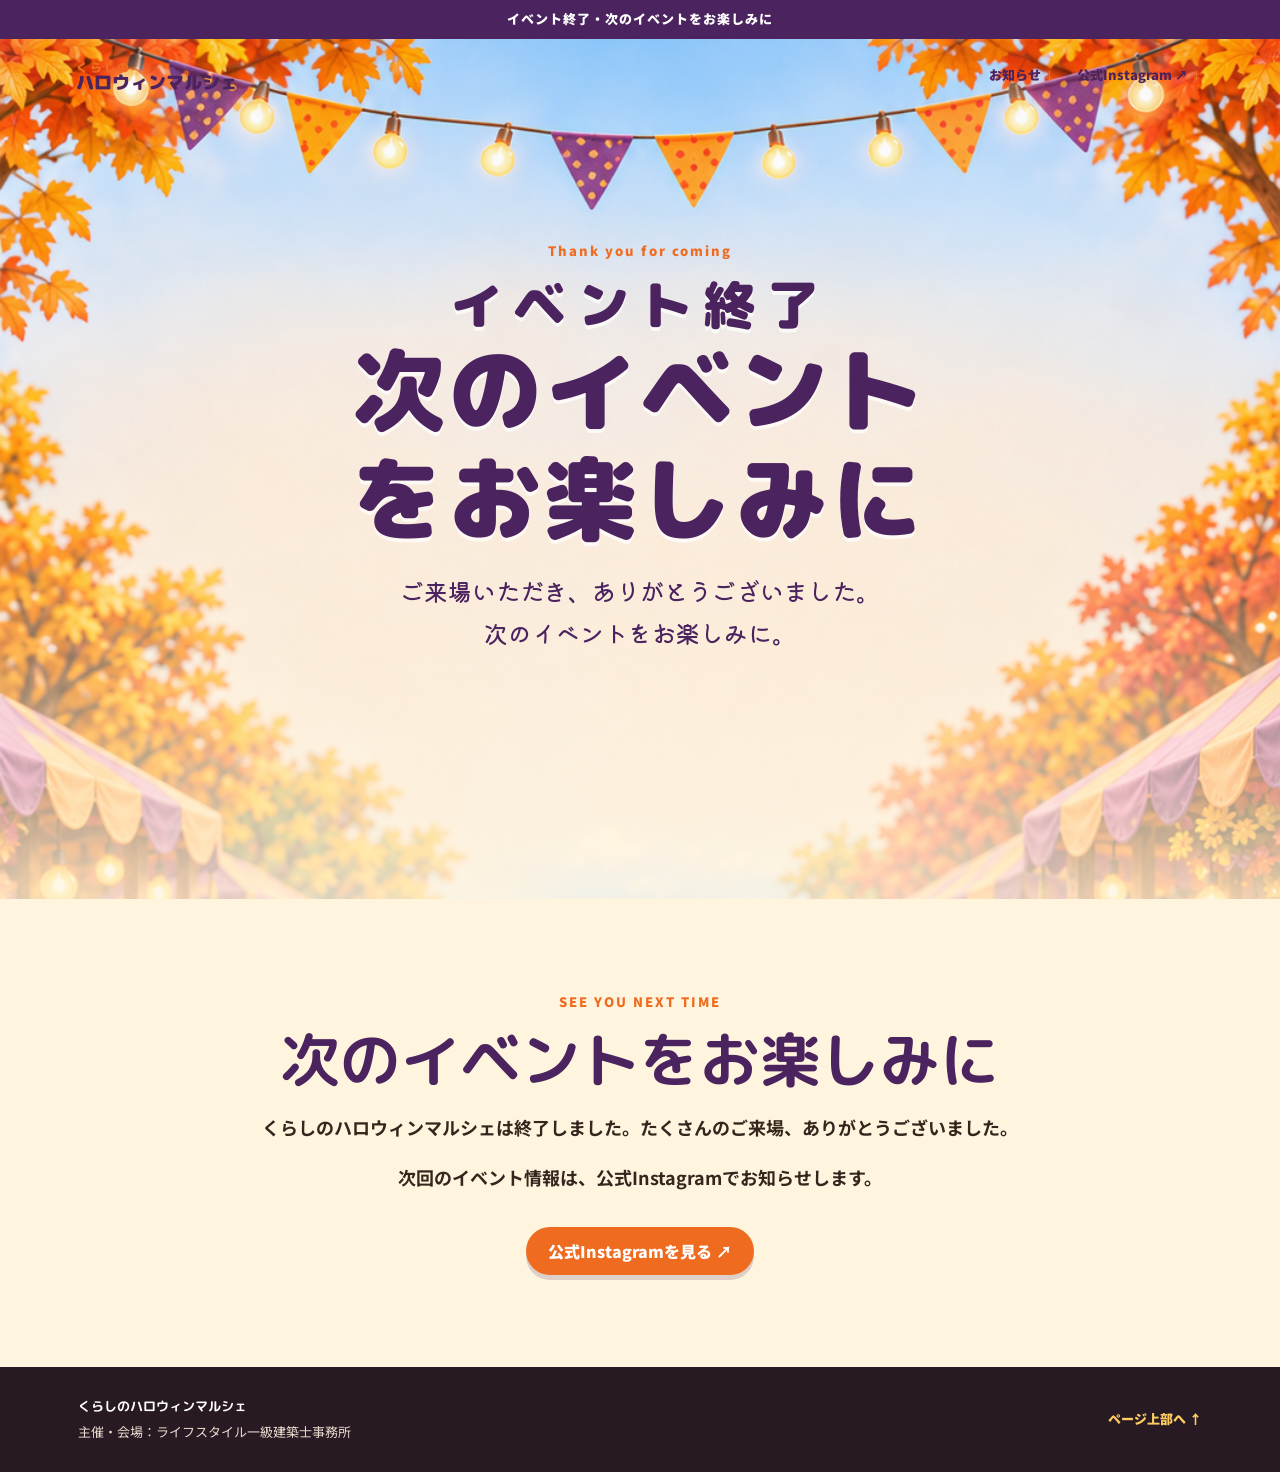
<file: index.html>
<!doctype html>
<html lang="ja">
<head>
  <meta charset="utf-8">
  <meta name="viewport" content="width=device-width, initial-scale=1">
  <title>くらしのハロウィンマルシェ｜次のイベントをお楽しみに</title>
  <meta name="description" content="くらしのハロウィンマルシェへご来場いただきありがとうございました。次のイベントをお楽しみに。">
  <meta property="og:type" content="website">
  <meta property="og:locale" content="ja_JP">
  <meta property="og:title" content="くらしのハロウィンマルシェ｜次のイベントをお楽しみに">
  <meta property="og:description" content="イベントは終了しました。次のイベントをお楽しみに。">
  <meta property="og:image" content="assets/post-event-characters.png">
  <meta property="og:url" content="https://hibiscusmcolor8-maker.github.io/halloween-market/">
  <link rel="preconnect" href="https://fonts.googleapis.com">
  <link rel="preconnect" href="https://fonts.gstatic.com" crossorigin>
  <link href="https://fonts.googleapis.com/css2?family=Kiwi+Maru:wght@400;500&family=M+PLUS+Rounded+1c:wght@500;700;800;900&family=Noto+Sans+JP:wght@400;500;700;900&display=swap" rel="stylesheet">
  <link rel="stylesheet" href="style.css?v=20261103-post-event">
</head>
<body class="post-event-page">
  <div class="top-ribbon">イベント終了・次のイベントをお楽しみに</div>
  <header class="hero" id="top">
    <nav class="nav" aria-label="メインメニュー">
      <a class="brand" href="#top"><span>くらしの</span>ハロウィンマルシェ</a>
      <div class="nav-links"><a href="#message">お知らせ</a><a href="https://www.instagram.com/fukuoka_event_lifestyle/" target="_blank" rel="noopener">公式Instagram ↗</a></div>
    </nav>
    <div class="hero-art" aria-hidden="true"></div>
    <div class="hero-copy">
      <p class="hero-kicker">Thank you for coming</p>
      <h1><span>イベント終了</span><em>次のイベントをお楽しみに</em></h1>
      <p class="hero-lead">ご来場いただき、ありがとうございました。<br>次のイベントをお楽しみに。</p>
    </div>
  </header>
  <main>
    <section class="paper-section post-event-message" id="message">
      <p class="eyebrow">See you next time</p>
      <h2>次のイベントをお楽しみに</h2>
      <p>くらしのハロウィンマルシェは終了しました。たくさんのご来場、ありがとうございました。</p>
      <p>次回のイベント情報は、公式Instagramでお知らせします。</p>
      <a class="btn btn-primary" href="https://www.instagram.com/fukuoka_event_lifestyle/" target="_blank" rel="noopener">公式Instagramを見る ↗</a>
    </section>
  </main>
  <footer class="footer"><div><b>くらしのハロウィンマルシェ</b><span>主催・会場：ライフスタイル一級建築士事務所</span></div><a href="#top">ページ上部へ ↑</a></footer>
</body>
</html>
</file>
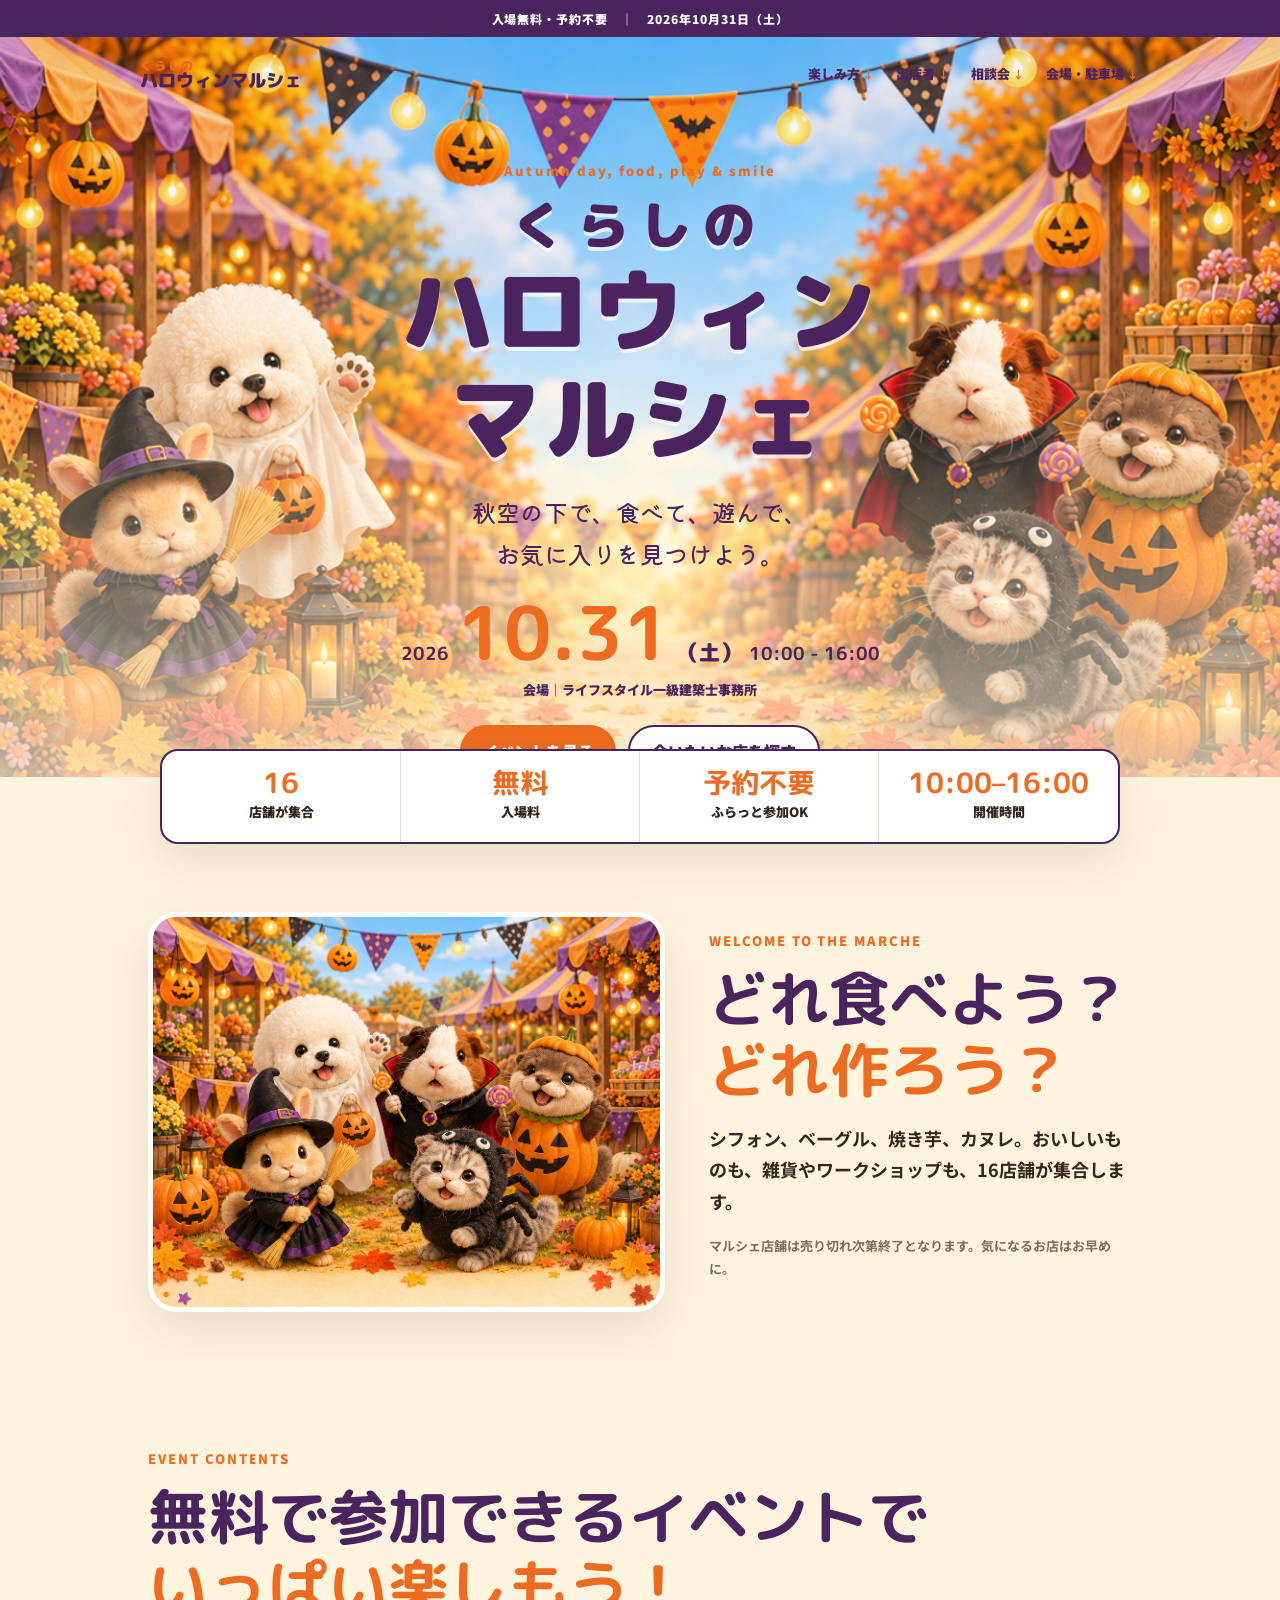
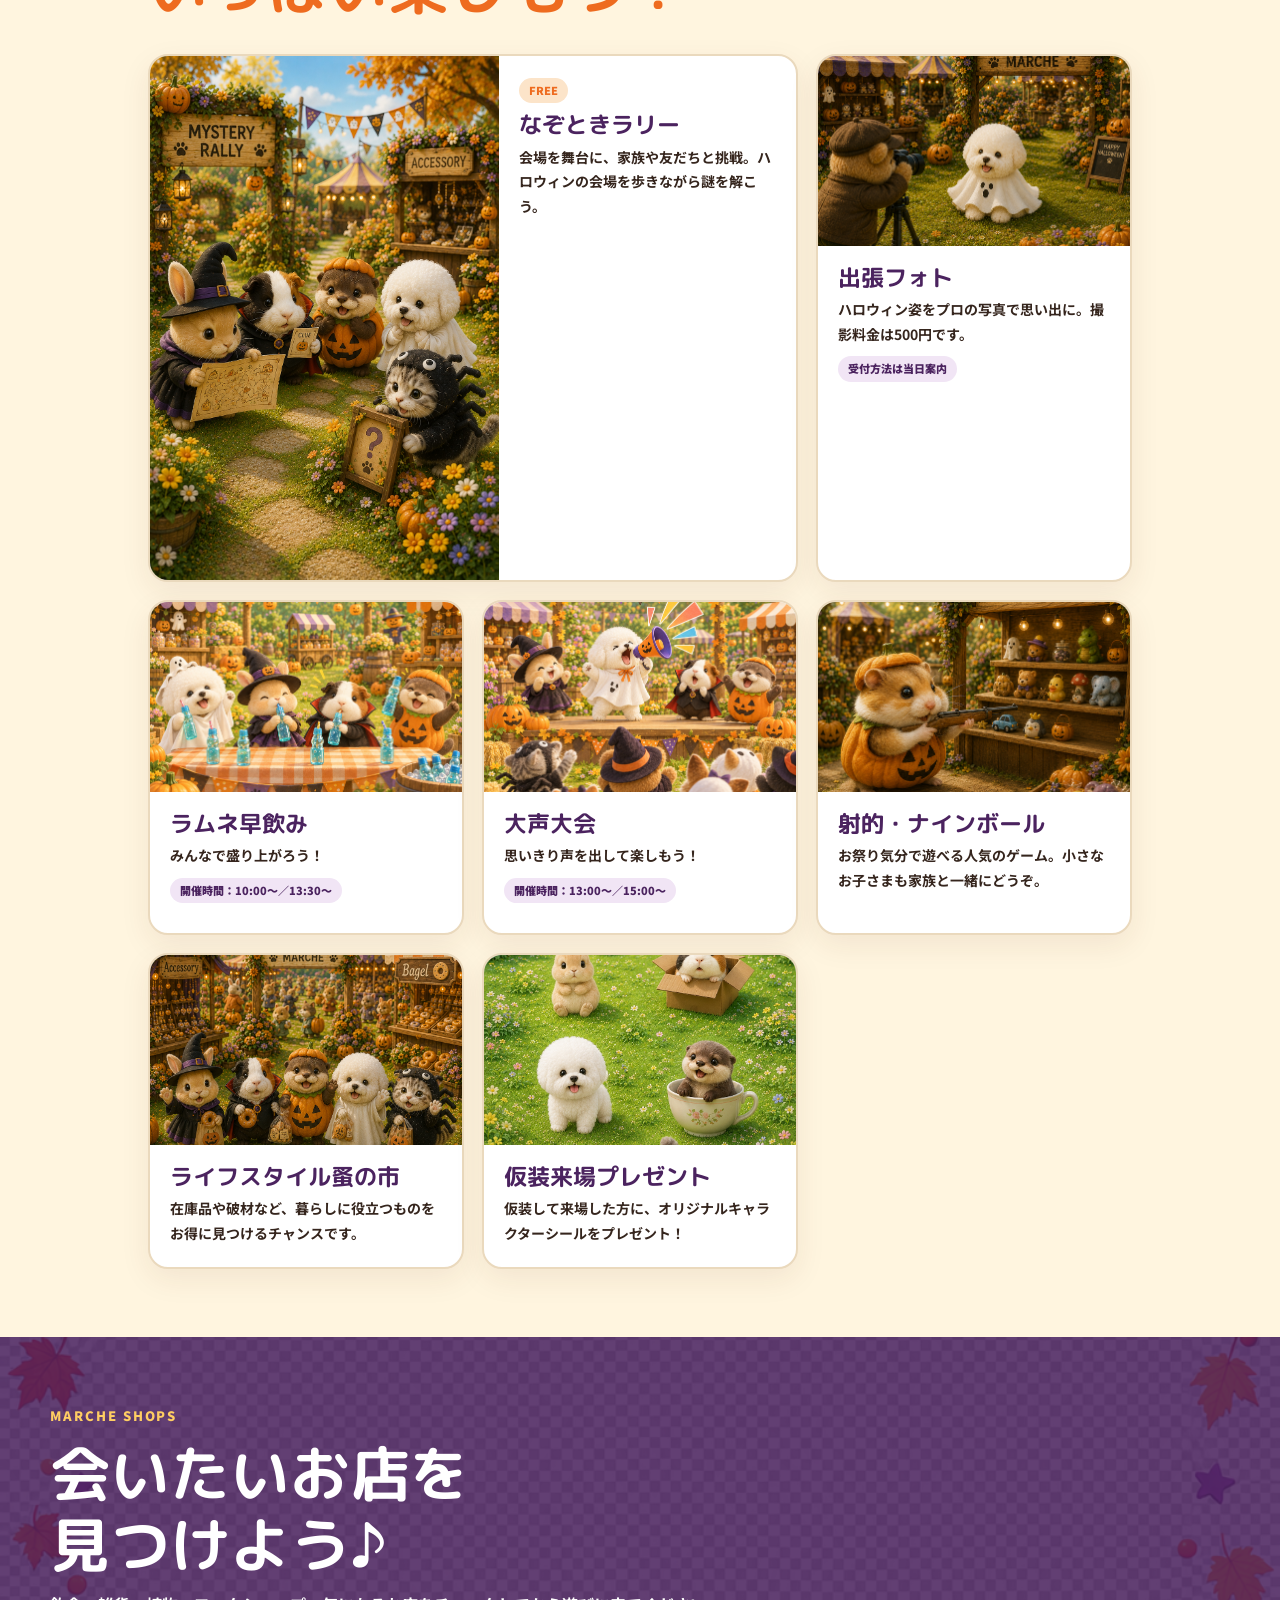
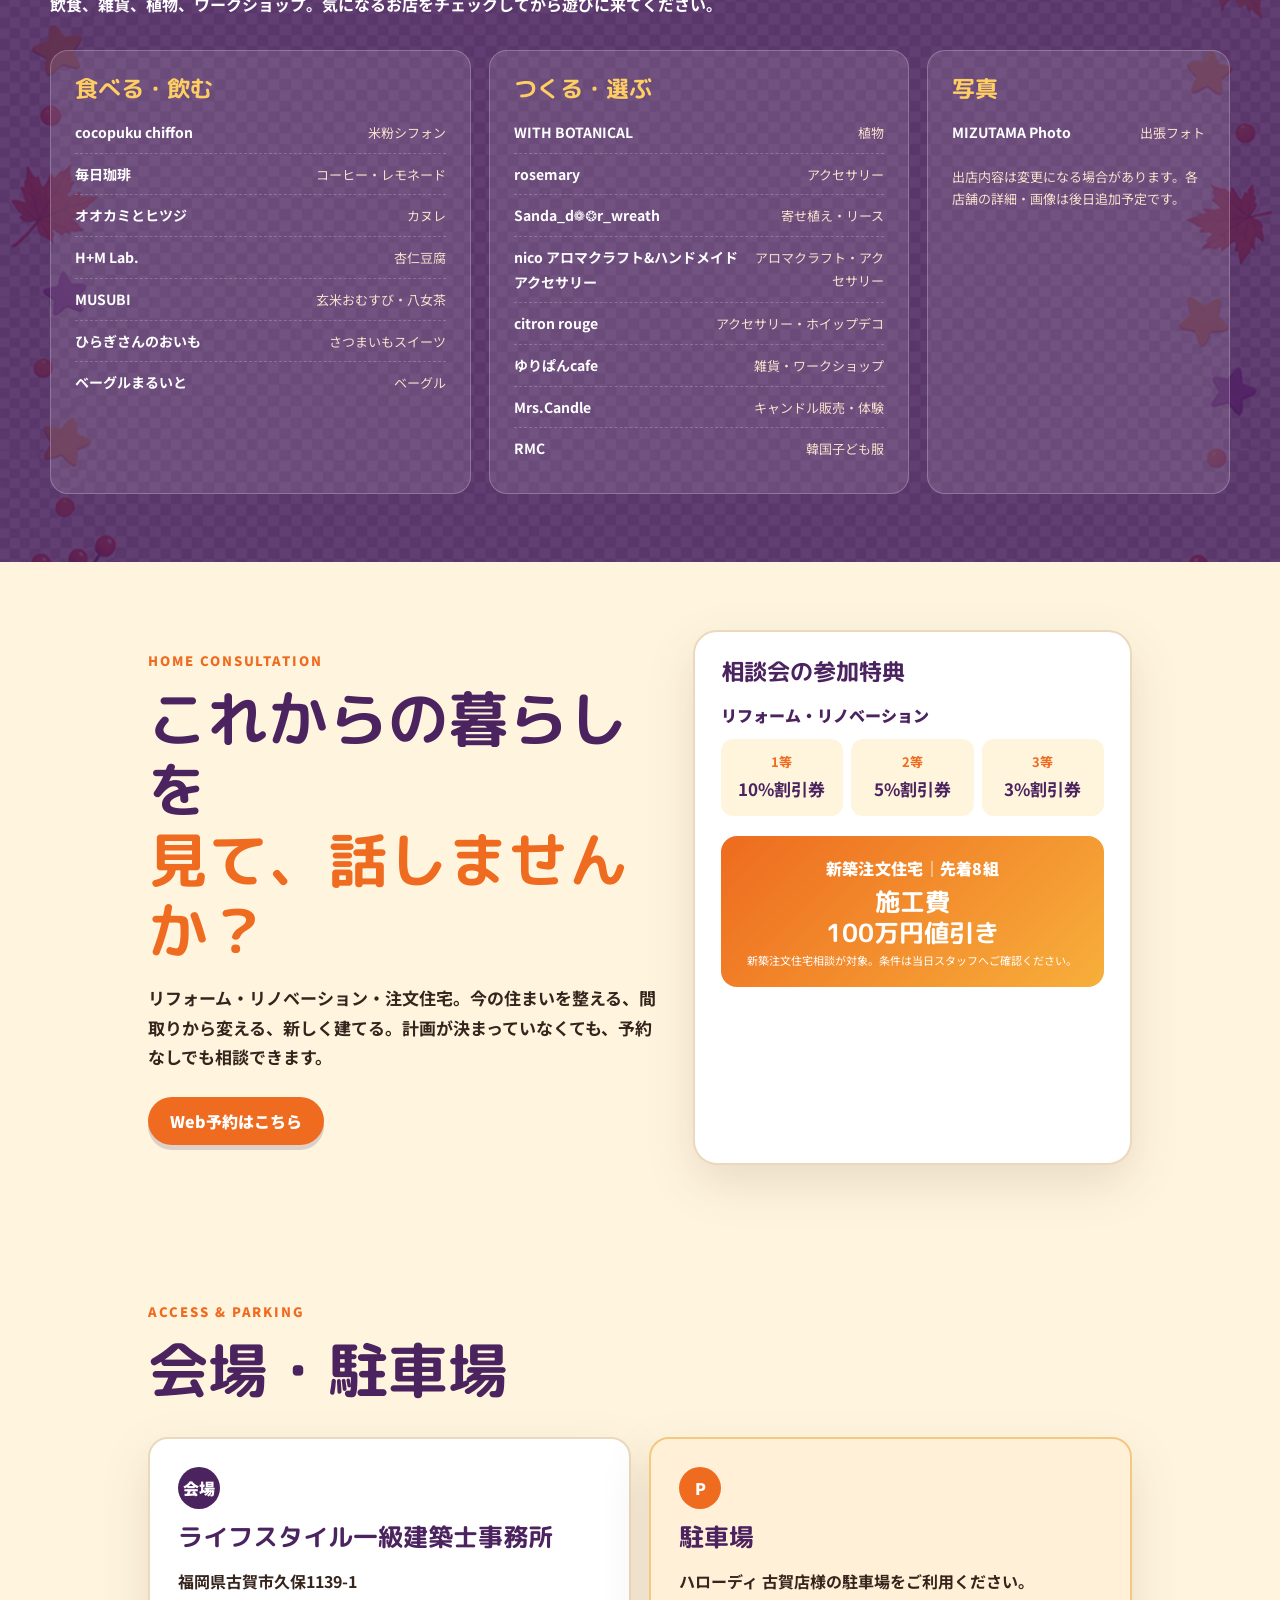
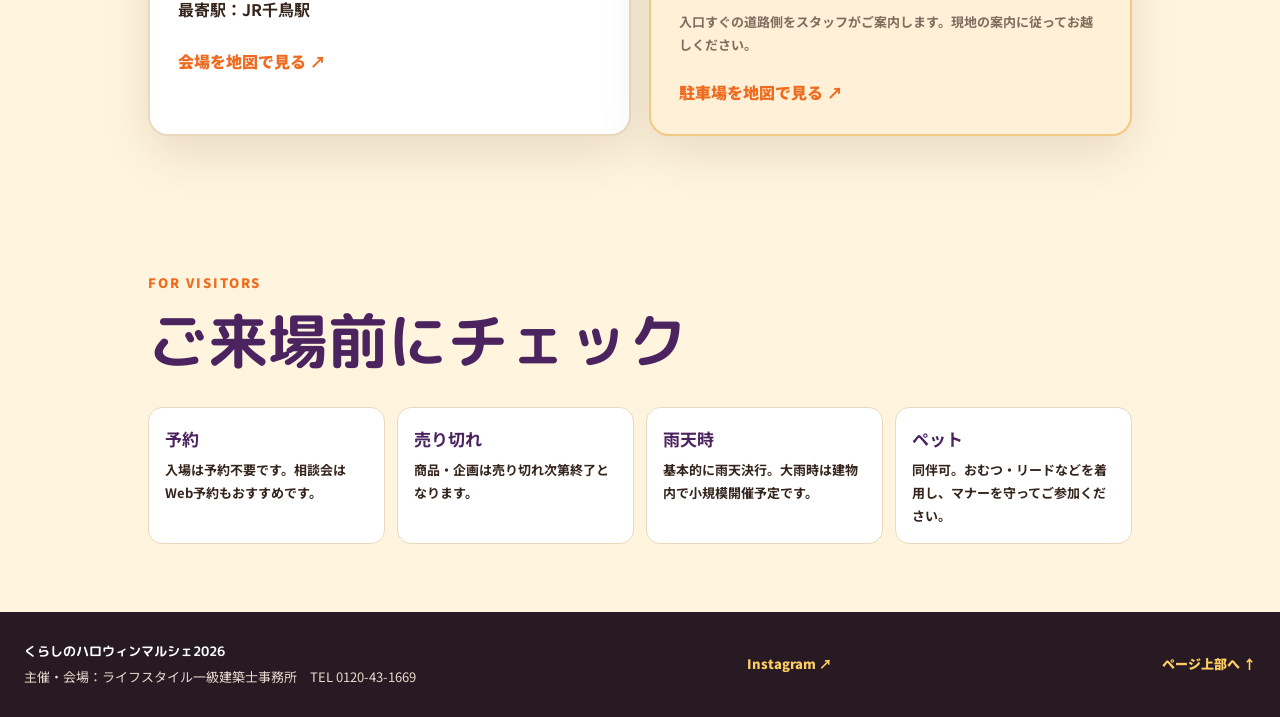
<file: google-sites-embed.html>
<!doctype html>
<html lang="ja">
<head>
  <meta charset="utf-8">
  <meta name="viewport" content="width=device-width, initial-scale=1">
  <meta name="robots" content="noindex, nofollow">
  <title>くらしのハロウィンマルシェ2026｜古賀市</title>
  <meta name="description" content="2026年10月31日（土）に福岡県古賀市で開催する、入場無料・予約不要のくらしのハロウィンマルシェ。16店舗の出店、謎解き、出張フォト、ラムネ早飲み、大声大会など家族で楽しめます。">
  <meta property="og:type" content="website">
  <meta property="og:locale" content="ja_JP">
  <meta property="og:title" content="くらしのハロウィンマルシェ2026｜古賀市">
  <meta property="og:description" content="10月31日（土）10:00〜16:00。16店舗のマルシェと、謎解き・出張フォト・ラムネ早飲み・大声大会。">
  <meta property="og:image" content="assets/a4_halloween_marche_title_space_v3.png">
  <meta property="og:url" content="https://example.com/">
  <link rel="preconnect" href="https://fonts.googleapis.com">
  <link rel="preconnect" href="https://fonts.gstatic.com" crossorigin>
  <link href="https://fonts.googleapis.com/css2?family=Kiwi+Maru:wght@400;500&family=M+PLUS+Rounded+1c:wght@500;700;800;900&family=Noto+Sans+JP:wght@400;500;700;900&display=swap" rel="stylesheet">
  <link rel="stylesheet" href="google-sites-embed.css?v=20260920-flyer-embed-fix1">
  <style>
    .embed-page{min-width:0}.embed-page .hero{min-height:680px}.embed-page .nav{max-width:1040px;padding-inline:20px}.embed-page .hero-copy{margin-top:42px}.embed-page .paper-section{max-width:1040px;padding-block:68px}.embed-page .accent-section{padding-block:68px}.embed-page .quick-facts{max-width:960px}.embed-page .footer{padding-inline:24px}.embed-page .top-ribbon{font-size:12px}
    @media(max-width:900px){.embed-page .hero{min-height:640px}.embed-page .hero-copy{margin-top:28px}.embed-page .paper-section,.embed-page .accent-section{padding-block:54px}.embed-page .nav{padding-inline:18px}}
    @media(max-width:560px){.embed-page .hero{min-height:620px}.embed-page .hero-art{background-size:auto 620px}.embed-page .hero-copy{margin-top:18px}.embed-page .paper-section,.embed-page .accent-section{padding-block:46px 52px}.embed-page .top-ribbon{line-height:1.35;padding-block:7px}.embed-page .footer{padding-inline:18px}}
  </style>
</head>
<body class="embed-page">
  <div class="top-ribbon">入場無料・予約不要　｜　2026年10月31日（土）</div>
  <header class="hero" id="top">
    <nav class="nav" aria-label="メインメニュー">
      <a class="brand" href="#top"><span>くらしの</span>ハロウィンマルシェ</a>
      <div class="nav-links"><a href="#contents">楽しみ方</a><a href="#shops">出店者</a><a href="#consultation">相談会</a><a href="#access">会場・駐車場</a></div>
    </nav>
    <div class="hero-art" aria-hidden="true"></div>
    <div class="hero-copy">
      <p class="hero-kicker">Autumn day, food, play &amp; smile</p>
      <h1><span>くらしの</span>ハロウィン<br><em>マルシェ</em></h1>
      <p class="hero-lead">秋空の下で、食べて、遊んで、<br>お気に入りを見つけよう。</p>
      <div class="hero-date"><strong>2026</strong><b>10.31</b><span>（土）</span><strong>10:00 - 16:00</strong></div>
      <p class="hero-place">会場｜ライフスタイル一級建築士事務所</p>
      <div class="hero-actions"><a class="btn btn-primary" href="#contents">イベントを見る</a><a class="btn btn-light" href="#shops">会いたいお店を探す</a></div>
    </div>
  </header>

  <main>
    <section class="quick-facts" aria-label="イベント概要"><div><b>16</b><span>店舗が集合</span></div><div><b>無料</b><span>入場料</span></div><div><b>予約不要</b><span>ふらっと参加OK</span></div><div><b>10:00–16:00</b><span>開催時間</span></div></section>

    <section class="paper-section intro-section"><div class="intro-art"><img src="assets/a4_halloween_marche_background_characters_v2.png" alt="ハロウィンマルシェを楽しむ動物たち"></div><div class="intro-copy"><p class="eyebrow">Welcome to the marche</p><h2>どれ食べよう？<br><em>どれ作ろう？</em></h2><p>シフォン、ベーグル、焼き芋、カヌレ。おいしいものも、雑貨やワークショップも、16店舗が集合します。</p><p class="small-note">マルシェ店舗は売り切れ次第終了となります。気になるお店はお早めに。</p></div></section>

    <section class="paper-section" id="contents"><div class="section-heading"><p class="eyebrow">Event contents</p><h2>無料で参加できるイベントで<br><em>いっぱい楽しもう！</em></h2></div><div class="feature-grid">
      <article class="feature-card feature-large"><img src="assets/mystery-rally.png" alt="会場を歩いて楽しむ謎解きラリー"><div><span class="feature-label">FREE</span><h3>なぞときラリー</h3><p>会場を舞台に、家族や友だちと挑戦。ハロウィンの会場を歩きながら謎を解こう。</p></div></article>
      <article class="feature-card"><img src="assets/photo-dog.png" alt="プロカメラマンによる出張フォト"><div><h3>出張フォト</h3><p>ハロウィン姿をプロの写真で思い出に。撮影料金は500円です。</p><span class="detail-pill">受付方法は当日案内</span></div></article>
      <article class="feature-card"><img src="assets/ramune-competition.png" alt="動物たちがラムネ早飲み大会を楽しむ様子"><div><h3>ラムネ早飲み</h3><p>みんなで盛り上がろう！</p><span class="detail-pill">開催時間：10:00〜／13:30〜</span></div></article>
      <article class="feature-card"><img src="assets/loud-voice-contest.png" alt="動物たちが大声大会を楽しむ様子"><div><h3>大声大会</h3><p>思いきり声を出して楽しもう！</p><span class="detail-pill">開催時間：13:00〜／15:00〜</span></div></article>
      <article class="feature-card"><img src="assets/shooting-hamster.png" alt="ハロウィンの射的遊び"><div><h3>射的・ナインボール</h3><p>お祭り気分で遊べる人気のゲーム。小さなお子さまも家族と一緒にどうぞ。</p></div></article>
      <article class="feature-card"><img src="assets/market-marche.png" alt="ライフスタイル蚤の市のイメージ"><div><h3>ライフスタイル蚤の市</h3><p>在庫品や破材など、暮らしに役立つものをお得に見つけるチャンスです。</p></div></article>
      <article class="feature-card"><img src="assets/sticker.png" alt="仮装来場でもらえるオリジナルシール"><div><h3>仮装来場プレゼント</h3><p>仮装して来場した方に、オリジナルキャラクターシールをプレゼント！</p></div></article>
    </div></section>

    <section class="accent-section" id="shops"><div class="section-heading light"><p class="eyebrow">Marche shops</p><h2>会いたいお店を<br><em>見つけよう♪</em></h2><p>飲食、雑貨、植物、ワークショップ。気になるお店をチェックしてから遊びに来てください。</p></div><div class="shop-groups">
      <div class="shop-group"><h3>食べる・飲む</h3><ul><li><b>cocopuku chiffon</b><span>米粉シフォン</span></li><li><b>毎日珈琲</b><span>コーヒー・レモネード</span></li><li><b>オオカミとヒツジ</b><span>カヌレ</span></li><li><b>H+M Lab.</b><span>杏仁豆腐</span></li><li><b>MUSUBI</b><span>玄米おむすび・八女茶</span></li><li><b>ひらぎさんのおいも</b><span>さつまいもスイーツ</span></li><li><b>ベーグルまるいと</b><span>ベーグル</span></li></ul></div>
      <div class="shop-group"><h3>つくる・選ぶ</h3><ul><li><b>WITH BOTANICAL</b><span>植物</span></li><li><b>rosemary</b><span>アクセサリー</span></li><li><b>Sanda_d❁❂r_wreath</b><span>寄せ植え・リース</span></li><li><b>nico アロマクラフト&amp;ハンドメイドアクセサリー</b><span>アロマクラフト・アクセサリー</span></li><li><b>citron rouge</b><span>アクセサリー・ホイップデコ</span></li><li><b>ゆりぱんcafe</b><span>雑貨・ワークショップ</span></li><li><b>Mrs.Candle</b><span>キャンドル販売・体験</span></li><li><b>RMC</b><span>韓国子ども服</span></li></ul></div>
      <div class="shop-group shop-photo"><h3>写真</h3><ul><li><b>MIZUTAMA Photo</b><span>出張フォト</span></li></ul><p>出店内容は変更になる場合があります。各店舗の詳細・画像は後日追加予定です。</p></div>
    </div></section>

    <section class="paper-section consultation" id="consultation"><div class="consultation-copy"><p class="eyebrow">Home consultation</p><h2>これからの暮らしを<br><em>見て、話しませんか？</em></h2><p>リフォーム・リノベーション・注文住宅。今の住まいを整える、間取りから変える、新しく建てる。計画が決まっていなくても、予約なしでも相談できます。</p><a class="btn btn-primary" href="https://docs.google.com/forms/d/e/1FAIpQLSfXJX2_QZM__ovj98CNVRpOp_KHWAnsBGS0g7tBRuc2JekeVQ/viewform?usp=publish-editor" target="_blank" rel="noreferrer">Web予約はこちら</a></div><div class="benefits"><h3>相談会の参加特典</h3><div class="benefit-block"><h4>リフォーム・リノベーション</h4><div class="benefit-list"><div><b>1等</b><strong>10%割引券</strong></div><div><b>2等</b><strong>5%割引券</strong></div><div><b>3等</b><strong>3%割引券</strong></div></div></div><div class="campaign"><span>新築注文住宅｜先着8組</span><b>施工費<br>100万円値引き</b><small>新築注文住宅相談が対象。条件は当日スタッフへご確認ください。</small></div></div></section>

    <section class="paper-section access-section" id="access"><div class="section-heading"><p class="eyebrow">Access &amp; parking</p><h2>会場・駐車場</h2></div><div class="access-grid"><div class="access-card"><span class="access-icon">会場</span><h3>ライフスタイル一級建築士事務所</h3><p>福岡県古賀市久保1139-1<br>最寄駅：JR千鳥駅</p><a class="text-link" href="https://www.google.com/maps/search/%E7%A6%8F%E5%B2%A1%E7%9C%8C%E5%8F%A4%E8%B3%80%E5%B8%82%E4%B9%85%E4%BF%9D1139-1" target="_blank" rel="noopener">会場を地図で見る ↗</a></div><div class="access-card parking-card"><span class="access-icon">P</span><h3>駐車場</h3><p><b>ハローディ 古賀店様</b>の駐車場をご利用ください。</p><p class="small-note">入口すぐの道路側をスタッフがご案内します。現地の案内に従ってお越しください。</p><a class="text-link" href="https://www.google.com/maps/search/%E3%83%8F%E3%83%AD%E3%83%BC%E3%83%87%E3%82%A3%E5%8F%A4%E8%B3%80%E5%BA%97" target="_blank" rel="noopener">駐車場を地図で見る ↗</a></div></div></section>

    <section class="paper-section visitor-section"><div class="section-heading"><p class="eyebrow">For visitors</p><h2>ご来場前にチェック</h2></div><div class="visitor-grid"><p><b>予約</b>入場は予約不要です。相談会はWeb予約もおすすめです。</p><p><b>売り切れ</b>商品・企画は売り切れ次第終了となります。</p><p><b>雨天時</b>基本的に雨天決行。大雨時は建物内で小規模開催予定です。</p><p><b>ペット</b>同伴可。おむつ・リードなどを着用し、マナーを守ってご参加ください。</p></div></section>
  </main>

  <footer class="footer"><div><b>くらしのハロウィンマルシェ2026</b><span>主催・会場：ライフスタイル一級建築士事務所　TEL 0120-43-1669</span></div><a href="https://www.instagram.com/fukuoka_event_lifestyle/" target="_blank" rel="noreferrer">Instagram ↗</a><a href="#top">ページ上部へ ↑</a></footer>
  <script type="application/ld+json">{"@context":"https://schema.org","@type":"Event","name":"くらしのハロウィンマルシェ","startDate":"2026-10-31T10:00:00+09:00","endDate":"2026-10-31T16:00:00+09:00","eventStatus":"https://schema.org/EventScheduled","eventAttendanceMode":"https://schema.org/OfflineEventAttendanceMode","location":{"@type":"Place","name":"ライフスタイル一級建築士事務所","address":{"@type":"PostalAddress","addressRegion":"福岡県","addressLocality":"古賀市","streetAddress":"久保1139-1","addressCountry":"JP"}},"isAccessibleForFree":true,"organizer":{"@type":"Organization","name":"ライフスタイル一級建築士事務所","telephone":"0120-43-1669","email":"info@your-lifestyle.jp"}}</script>
  <script src="script.js?v=20260920-flyer"></script>
</body>
</html>
</file>
<file: style.css>
:root{--orange:#ee6b1f;--purple:#4b235f;--ink:#35251d;--cream:#fff5df;--paper:#fffaf0;--gold:#f5b534;--line:#ead9bd;--shadow:0 18px 50px rgba(84,43,22,.13)}*{box-sizing:border-box}html{scroll-behavior:smooth;overflow-x:hidden}body{margin:0;background:var(--cream);color:var(--ink);font-family:"Noto Sans JP",system-ui,sans-serif;line-height:1.75}a{color:inherit;text-decoration:none}img{max-width:100%}h1,h2,h3{font-family:"M PLUS Rounded 1c",sans-serif;line-height:1.18;margin:0}em{font-style:normal;color:var(--orange)}.top-ribbon{background:var(--purple);color:#fff;letter-spacing:.08em;text-align:center;font-size:13px;font-weight:900;padding:8px 16px}.hero{min-height:760px;position:relative;isolation:isolate;overflow:hidden;background:var(--cream)}.hero-art{position:absolute;inset:0;background:url('assets/a4_halloween_marche_title_space_v3.png') center top/cover no-repeat;z-index:-2}.hero::after{content:"";position:absolute;inset:0;background:linear-gradient(180deg,rgba(75,35,95,.05) 0%,rgba(255,245,223,.08) 45%,rgba(255,245,223,.7) 100%);z-index:-1}.nav{max-width:1180px;height:76px;margin:0 auto;padding:0 26px;display:flex;align-items:center;justify-content:space-between;gap:28px;position:relative;z-index:2}.brand{display:flex;flex-direction:column;color:var(--purple);font-family:"M PLUS Rounded 1c";font-size:18px;font-weight:900;line-height:1}.brand span{font-size:12px;color:var(--orange);letter-spacing:.15em}.nav-links{display:flex;gap:18px;color:var(--purple);font-size:13px;font-weight:900}.nav-links a{padding:8px 2px;border-bottom:2px solid transparent}.nav-links a:hover{border-color:var(--orange)}.hero-copy{max-width:710px;margin:64px auto 0;text-align:center;padding:0 24px;color:var(--purple)}.hero-kicker{display:inline-block;margin:0 0 12px;color:var(--orange);font-size:13px;font-weight:900;letter-spacing:.16em}.hero-copy h1{font-size:clamp(48px,8vw,92px);font-weight:900;letter-spacing:.04em;text-shadow:0 4px 0 rgba(255,255,255,.7)}.hero-copy h1 span{display:block;font-size:.56em;letter-spacing:.22em}.hero-copy h1 em{color:var(--purple)}.hero-lead{font-family:"Kiwi Maru","Noto Sans JP",sans-serif;font-size:clamp(17px,2.3vw,24px);font-weight:500;margin:18px 0 20px}.hero-date{display:flex;align-items:baseline;justify-content:center;gap:8px;color:var(--purple);font-family:"M PLUS Rounded 1c"}.hero-date b{font-size:clamp(42px,7vw,74px);line-height:1;color:var(--orange)}.hero-date strong{font-size:18px}.hero-date span{font-size:21px;font-weight:900}.hero-place{margin:9px 0 0;font-size:13px;font-weight:900}.hero-actions{display:flex;justify-content:center;gap:12px;flex-wrap:wrap;margin-top:23px}.btn{display:inline-flex;align-items:center;justify-content:center;min-height:48px;padding:10px 22px;border-radius:999px;font-weight:900;box-shadow:0 5px 0 rgba(75,35,95,.18);transition:transform .2s ease,box-shadow .2s ease}.btn:hover{transform:translateY(-2px);box-shadow:0 7px 0 rgba(75,35,95,.18)}.btn-primary{background:var(--orange);color:#fff}.btn-light{background:#fff;color:var(--purple);border:2px solid var(--purple)}.quick-facts{max-width:1080px;margin:-28px auto 0;position:relative;z-index:3;display:grid;grid-template-columns:repeat(4,1fr);background:#fff;border:2px solid var(--purple);border-radius:18px;overflow:hidden;box-shadow:var(--shadow)}.quick-facts div{padding:18px 12px;text-align:center;border-right:1px solid var(--line)}.quick-facts div:last-child{border:0}.quick-facts b{display:block;color:var(--orange);font-family:"M PLUS Rounded 1c";font-size:28px;line-height:1}.quick-facts span{display:block;font-size:13px;font-weight:900;margin-top:4px}.paper-section{max-width:1180px;margin:0 auto;padding:92px 28px}.intro-section{display:grid;grid-template-columns:1.1fr .9fr;gap:44px;align-items:center}.intro-art{border-radius:28px;overflow:hidden;border:5px solid #fff;box-shadow:var(--shadow);background:#f4ddbf}.intro-art img{display:block;width:100%;height:390px;object-fit:cover;object-position:center top}.intro-copy{padding:10px 0}.eyebrow{margin:0 0 10px;color:var(--orange);font-size:13px;font-weight:900;letter-spacing:.15em;text-transform:uppercase}.intro-copy h2,.section-heading h2,.consultation-copy h2{font-size:clamp(34px,5vw,60px);color:var(--purple)}.intro-copy p:not(.eyebrow){font-size:18px;font-weight:700}.small-note{font-size:13px!important;color:#806d60;font-weight:700!important}.section-heading{margin-bottom:32px}.section-heading h2{margin-bottom:10px}.section-heading>p:last-child{margin:0;max-width:700px;font-weight:700}.feature-grid{display:grid;grid-template-columns:repeat(3,1fr);gap:18px}.feature-card{background:#fff;border:2px solid var(--line);border-radius:20px;overflow:hidden;box-shadow:0 10px 30px rgba(84,43,22,.08)}.feature-card img{display:block;width:100%;height:190px;object-fit:cover}.feature-card div{padding:18px 20px 22px}.feature-card h3{font-size:23px;color:var(--purple);margin-bottom:6px}.feature-card p{margin:0;font-size:14px;font-weight:700}.feature-large{grid-column:span 2;display:grid;grid-template-columns:1.08fr .92fr}.feature-large img{height:100%;min-height:245px}.feature-label,.detail-pill{display:inline-block;border-radius:999px;background:#fce4c9;color:var(--orange);font-size:11px;font-weight:900;padding:3px 10px;margin-bottom:8px}.detail-pill{margin-top:10px;background:#f1e5f5;color:var(--purple)}.accent-section{background:var(--purple);color:#fff;padding:92px 28px;position:relative;overflow:hidden}.accent-section::before{content:"";position:absolute;inset:0;background:url('assets/a4_halloween_marche_decorations_transparent_v2.png') center/cover;opacity:.13;pointer-events:none}.accent-section>*{position:relative;max-width:1180px;margin-left:auto;margin-right:auto}.section-heading.light h2,.section-heading.light em{color:#fff}.section-heading.light .eyebrow{color:#ffce62}.shop-groups{display:grid;grid-template-columns:1fr 1fr .72fr;gap:18px}.shop-group{background:rgba(255,250,240,.1);border:1px solid rgba(255,255,255,.23);border-radius:18px;padding:24px}.shop-group h3{color:#ffce62;font-size:23px;margin-bottom:10px}.shop-group ul{padding:0;margin:0;list-style:none}.shop-group li{display:flex;gap:10px;justify-content:space-between;align-items:baseline;padding:8px 0;border-bottom:1px dashed rgba(255,255,255,.2);font-size:13px}.shop-group li:last-child{border:0}.shop-group li b{font-size:14px}.shop-group li span{color:#f7dfcc;text-align:right}.shop-photo p{color:#f7dfcc;font-size:13px}.consultation{display:grid;grid-template-columns:1fr .85fr;gap:28px;align-items:stretch}.consultation-copy{padding:20px 0}.consultation-copy>p:not(.eyebrow){font-size:17px;font-weight:700}.consultation-copy .btn{margin-top:8px}.benefits{background:#fff;border:2px solid var(--line);border-radius:24px;padding:26px;box-shadow:var(--shadow)}.benefits h3{font-size:23px;color:var(--purple);margin-bottom:16px}.benefit-list{display:grid;grid-template-columns:repeat(3,1fr);gap:8px}.benefit-list div{background:#fff5dc;border-radius:12px;padding:12px 8px;text-align:center}.benefit-list b{display:block;color:var(--orange);font-size:13px}.benefit-list strong{font-size:17px;color:var(--purple)}.campaign{margin-top:16px;padding:18px;border-radius:16px;background:linear-gradient(135deg,var(--orange),#f7af3b);color:#fff;text-align:center}.campaign span{display:block;font-weight:900}.campaign b{display:block;font-family:"M PLUS Rounded 1c";font-size:25px;line-height:1.25;margin:4px 0}.campaign small{display:block;font-size:11px;line-height:1.5}.access-section{padding-top:28px}.access-grid{display:grid;grid-template-columns:1fr 1fr;gap:18px}.access-card{position:relative;background:#fff;border:2px solid var(--line);border-radius:20px;padding:28px;box-shadow:var(--shadow)}.parking-card{background:#fff0d7;border-color:#f3c881}.access-icon{display:inline-grid;place-items:center;width:42px;height:42px;border-radius:50%;background:var(--purple);color:#fff;font-weight:900;margin-bottom:13px}.parking-card .access-icon{background:var(--orange)}.access-card h3{color:var(--purple);font-size:25px;margin-bottom:8px}.access-card p{font-weight:700}.text-link{display:inline-block;color:var(--orange);font-weight:900;margin-top:8px}.visitor-section{padding-top:28px}.visitor-grid{display:grid;grid-template-columns:repeat(4,1fr);gap:12px}.visitor-grid p{margin:0;background:#fff;border:1px solid var(--line);border-radius:14px;padding:16px;font-size:13px;font-weight:700}.visitor-grid b{display:block;color:var(--purple);font-size:17px;margin-bottom:5px}.footer{display:flex;align-items:center;justify-content:space-between;gap:18px;background:#281a22;color:#fff;padding:28px max(28px,calc((100vw - 1124px)/2));font-size:13px}.footer div{display:flex;flex-direction:column;gap:3px}.footer b{font-family:"M PLUS Rounded 1c"}.footer span{color:#e9d8ce}.footer a{color:#ffce62;font-weight:900}@media(max-width:900px){.hero{min-height:700px}.nav{height:auto;align-items:flex-start;flex-direction:column;padding:16px 22px}.nav-links{flex-wrap:wrap;gap:10px 16px}.hero-copy{margin-top:34px}.quick-facts{margin:0 18px;grid-template-columns:repeat(2,1fr)}.quick-facts div:nth-child(2){border-right:0}.quick-facts div:nth-child(-n+2){border-bottom:1px solid var(--line)}.intro-section,.consultation{grid-template-columns:1fr}.shop-groups{grid-template-columns:1fr 1fr}.shop-photo{grid-column:span 2}.feature-grid{grid-template-columns:repeat(2,1fr)}.feature-large{grid-column:span 2}.visitor-grid{grid-template-columns:repeat(2,1fr)}}@media(max-width:560px){.top-ribbon{font-size:11px}.hero{min-height:690px}.hero-art{background-position:center top;background-size:auto 690px}.hero-copy{margin-top:22px;padding:0 18px}.hero-copy h1{font-size:clamp(42px,13vw,68px)}.hero-date{gap:4px}.hero-date b{font-size:54px}.hero-date strong{font-size:14px}.hero-actions .btn{width:100%}.paper-section,.accent-section{padding:64px 18px}.intro-art img{height:260px}.feature-grid{grid-template-columns:1fr}.feature-large,.shop-photo{grid-column:auto}.feature-large{display:block}.feature-large img{height:220px;min-height:0}.shop-groups{grid-template-columns:1fr}.visitor-grid,.access-grid{grid-template-columns:1fr}.footer{flex-direction:column;align-items:flex-start}.footer a{margin-top:4px}}@media(prefers-reduced-motion:reduce){html{scroll-behavior:auto}.btn{transition:none}}

/* ファーストビューの表示安定化 */
.hero{min-height:860px}
.hero-copy{position:relative;z-index:1}
.nav-links a::after{content:" ↓";font-size:11px;color:var(--orange)}
@media(max-width:900px){
  .hero{min-height:820px}
  .nav-links{padding:9px 12px;background:rgba(255,255,255,.88);border:1px solid rgba(75,35,95,.18);border-radius:14px;box-shadow:0 5px 18px rgba(75,35,95,.12);gap:5px 10px;width:100%}
  .nav-links a{padding:5px 7px;border:1px solid rgba(75,35,95,.18);border-radius:999px;background:#fff;white-space:nowrap}
  .hero-copy{margin-top:28px}
}
@media(max-width:560px){
  .hero{min-height:880px}
  .hero-art{background-position:center top;background-size:cover}
  .nav{padding:13px 16px}
  .brand{font-size:16px}
  .nav-links{font-size:12px;gap:5px 6px}
  .nav-links a{padding:5px 6px}
  .hero-copy{margin-top:22px;padding:0 16px}
  .hero-date{flex-wrap:wrap;row-gap:3px}
  .hero-date strong:last-child{flex-basis:100%;font-size:16px;line-height:1.35}
  .hero-place{font-size:12px;line-height:1.5}
  .hero-actions{margin-top:18px}
}

.benefit-block{padding-bottom:4px}
.benefit-block h4{margin:0 0 10px;color:var(--purple);font-size:16px;font-weight:900}
.campaign span{letter-spacing:.02em}
.post-event-page .hero-art{background-image:url('assets/post-event-characters.png');background-position:center top;background-size:cover}
.post-event-page .hero::after{background:linear-gradient(180deg,rgba(75,35,95,.02) 0%,rgba(255,245,223,.08) 52%,rgba(255,245,223,.76) 100%)}
.post-event-page .hero-copy{margin-top:120px}
.post-event-page .hero-copy h1 em{color:var(--purple)}
.post-event-message{text-align:center;max-width:820px}
.post-event-message h2{color:var(--purple);font-size:clamp(34px,5vw,60px);margin-bottom:18px}
.post-event-message p:not(.eyebrow){font-size:18px;font-weight:700}
.post-event-message .btn{margin-top:16px}
@media(max-width:560px){.post-event-page .hero-art{background-size:auto 880px}.post-event-page .hero-copy{margin-top:96px}.post-event-message h2{font-size:clamp(30px,9vw,46px)}}
</file>
<file: google-sites-embed.css>
:root{--orange:#ee6b1f;--purple:#4b235f;--ink:#35251d;--cream:#fff5df;--paper:#fffaf0;--gold:#f5b534;--line:#ead9bd;--shadow:0 18px 50px rgba(84,43,22,.13)}*{box-sizing:border-box}html{scroll-behavior:smooth;overflow-x:hidden}body{margin:0;background:var(--cream);color:var(--ink);font-family:"Noto Sans JP",system-ui,sans-serif;line-height:1.75}a{color:inherit;text-decoration:none}img{max-width:100%}h1,h2,h3{font-family:"M PLUS Rounded 1c",sans-serif;line-height:1.18;margin:0}em{font-style:normal;color:var(--orange)}.top-ribbon{background:var(--purple);color:#fff;letter-spacing:.08em;text-align:center;font-size:13px;font-weight:900;padding:8px 16px}.hero{min-height:760px;position:relative;isolation:isolate;overflow:hidden;background:var(--cream)}.hero-art{position:absolute;inset:0;background:url('assets/a4_halloween_marche_title_space_v3.png') center top/cover no-repeat;z-index:-2}.hero::after{content:"";position:absolute;inset:0;background:linear-gradient(180deg,rgba(75,35,95,.05) 0%,rgba(255,245,223,.08) 45%,rgba(255,245,223,.7) 100%);z-index:-1}.nav{max-width:1180px;height:76px;margin:0 auto;padding:0 26px;display:flex;align-items:center;justify-content:space-between;gap:28px;position:relative;z-index:2}.brand{display:flex;flex-direction:column;color:var(--purple);font-family:"M PLUS Rounded 1c";font-size:18px;font-weight:900;line-height:1}.brand span{font-size:12px;color:var(--orange);letter-spacing:.15em}.nav-links{display:flex;gap:18px;color:var(--purple);font-size:13px;font-weight:900}.nav-links a{padding:8px 2px;border-bottom:2px solid transparent}.nav-links a:hover{border-color:var(--orange)}.hero-copy{max-width:710px;margin:64px auto 0;text-align:center;padding:0 24px;color:var(--purple)}.hero-kicker{display:inline-block;margin:0 0 12px;color:var(--orange);font-size:13px;font-weight:900;letter-spacing:.16em}.hero-copy h1{font-size:clamp(48px,8vw,92px);font-weight:900;letter-spacing:.04em;text-shadow:0 4px 0 rgba(255,255,255,.7)}.hero-copy h1 span{display:block;font-size:.56em;letter-spacing:.22em}.hero-copy h1 em{color:var(--purple)}.hero-lead{font-family:"Kiwi Maru","Noto Sans JP",sans-serif;font-size:clamp(17px,2.3vw,24px);font-weight:500;margin:18px 0 20px}.hero-date{display:flex;align-items:baseline;justify-content:center;gap:8px;color:var(--purple);font-family:"M PLUS Rounded 1c"}.hero-date b{font-size:clamp(42px,7vw,74px);line-height:1;color:var(--orange)}.hero-date strong{font-size:18px}.hero-date span{font-size:21px;font-weight:900}.hero-place{margin:9px 0 0;font-size:13px;font-weight:900}.hero-actions{display:flex;justify-content:center;gap:12px;flex-wrap:wrap;margin-top:23px}.btn{display:inline-flex;align-items:center;justify-content:center;min-height:48px;padding:10px 22px;border-radius:999px;font-weight:900;box-shadow:0 5px 0 rgba(75,35,95,.18);transition:transform .2s ease,box-shadow .2s ease}.btn:hover{transform:translateY(-2px);box-shadow:0 7px 0 rgba(75,35,95,.18)}.btn-primary{background:var(--orange);color:#fff}.btn-light{background:#fff;color:var(--purple);border:2px solid var(--purple)}.quick-facts{max-width:1080px;margin:-28px auto 0;position:relative;z-index:3;display:grid;grid-template-columns:repeat(4,1fr);background:#fff;border:2px solid var(--purple);border-radius:18px;overflow:hidden;box-shadow:var(--shadow)}.quick-facts div{padding:18px 12px;text-align:center;border-right:1px solid var(--line)}.quick-facts div:last-child{border:0}.quick-facts b{display:block;color:var(--orange);font-family:"M PLUS Rounded 1c";font-size:28px;line-height:1}.quick-facts span{display:block;font-size:13px;font-weight:900;margin-top:4px}.paper-section{max-width:1180px;margin:0 auto;padding:92px 28px}.intro-section{display:grid;grid-template-columns:1.1fr .9fr;gap:44px;align-items:center}.intro-art{border-radius:28px;overflow:hidden;border:5px solid #fff;box-shadow:var(--shadow);background:#f4ddbf}.intro-art img{display:block;width:100%;height:390px;object-fit:cover;object-position:center top}.intro-copy{padding:10px 0}.eyebrow{margin:0 0 10px;color:var(--orange);font-size:13px;font-weight:900;letter-spacing:.15em;text-transform:uppercase}.intro-copy h2,.section-heading h2,.consultation-copy h2{font-size:clamp(34px,5vw,60px);color:var(--purple)}.intro-copy p:not(.eyebrow){font-size:18px;font-weight:700}.small-note{font-size:13px!important;color:#806d60;font-weight:700!important}.section-heading{margin-bottom:32px}.section-heading h2{margin-bottom:10px}.section-heading>p:last-child{margin:0;max-width:700px;font-weight:700}.feature-grid{display:grid;grid-template-columns:repeat(3,1fr);gap:18px}.feature-card{background:#fff;border:2px solid var(--line);border-radius:20px;overflow:hidden;box-shadow:0 10px 30px rgba(84,43,22,.08)}.feature-card img{display:block;width:100%;height:190px;object-fit:cover}.feature-card div{padding:18px 20px 22px}.feature-card h3{font-size:23px;color:var(--purple);margin-bottom:6px}.feature-card p{margin:0;font-size:14px;font-weight:700}.feature-large{grid-column:span 2;display:grid;grid-template-columns:1.08fr .92fr}.feature-large img{height:100%;min-height:245px}.feature-label,.detail-pill{display:inline-block;border-radius:999px;background:#fce4c9;color:var(--orange);font-size:11px;font-weight:900;padding:3px 10px;margin-bottom:8px}.detail-pill{margin-top:10px;background:#f1e5f5;color:var(--purple)}.accent-section{background:var(--purple);color:#fff;padding:92px 28px;position:relative;overflow:hidden}.accent-section::before{content:"";position:absolute;inset:0;background:url('assets/a4_halloween_marche_decorations_transparent_v2.png') center/cover;opacity:.13;pointer-events:none}.accent-section>*{position:relative;max-width:1180px;margin-left:auto;margin-right:auto}.section-heading.light h2,.section-heading.light em{color:#fff}.section-heading.light .eyebrow{color:#ffce62}.shop-groups{display:grid;grid-template-columns:1fr 1fr .72fr;gap:18px}.shop-group{background:rgba(255,250,240,.1);border:1px solid rgba(255,255,255,.23);border-radius:18px;padding:24px}.shop-group h3{color:#ffce62;font-size:23px;margin-bottom:10px}.shop-group ul{padding:0;margin:0;list-style:none}.shop-group li{display:flex;gap:10px;justify-content:space-between;align-items:baseline;padding:8px 0;border-bottom:1px dashed rgba(255,255,255,.2);font-size:13px}.shop-group li:last-child{border:0}.shop-group li b{font-size:14px}.shop-group li span{color:#f7dfcc;text-align:right}.shop-photo p{color:#f7dfcc;font-size:13px}.consultation{display:grid;grid-template-columns:1fr .85fr;gap:28px;align-items:stretch}.consultation-copy{padding:20px 0}.consultation-copy>p:not(.eyebrow){font-size:17px;font-weight:700}.consultation-copy .btn{margin-top:8px}.benefits{background:#fff;border:2px solid var(--line);border-radius:24px;padding:26px;box-shadow:var(--shadow)}.benefits h3{font-size:23px;color:var(--purple);margin-bottom:16px}.benefit-list{display:grid;grid-template-columns:repeat(3,1fr);gap:8px}.benefit-list div{background:#fff5dc;border-radius:12px;padding:12px 8px;text-align:center}.benefit-list b{display:block;color:var(--orange);font-size:13px}.benefit-list strong{font-size:17px;color:var(--purple)}.campaign{margin-top:16px;padding:18px;border-radius:16px;background:linear-gradient(135deg,var(--orange),#f7af3b);color:#fff;text-align:center}.campaign span{display:block;font-weight:900}.campaign b{display:block;font-family:"M PLUS Rounded 1c";font-size:25px;line-height:1.25;margin:4px 0}.campaign small{display:block;font-size:11px;line-height:1.5}.access-section{padding-top:28px}.access-grid{display:grid;grid-template-columns:1fr 1fr;gap:18px}.access-card{position:relative;background:#fff;border:2px solid var(--line);border-radius:20px;padding:28px;box-shadow:var(--shadow)}.parking-card{background:#fff0d7;border-color:#f3c881}.access-icon{display:inline-grid;place-items:center;width:42px;height:42px;border-radius:50%;background:var(--purple);color:#fff;font-weight:900;margin-bottom:13px}.parking-card .access-icon{background:var(--orange)}.access-card h3{color:var(--purple);font-size:25px;margin-bottom:8px}.access-card p{font-weight:700}.text-link{display:inline-block;color:var(--orange);font-weight:900;margin-top:8px}.visitor-section{padding-top:28px}.visitor-grid{display:grid;grid-template-columns:repeat(4,1fr);gap:12px}.visitor-grid p{margin:0;background:#fff;border:1px solid var(--line);border-radius:14px;padding:16px;font-size:13px;font-weight:700}.visitor-grid b{display:block;color:var(--purple);font-size:17px;margin-bottom:5px}.footer{display:flex;align-items:center;justify-content:space-between;gap:18px;background:#281a22;color:#fff;padding:28px max(28px,calc((100vw - 1124px)/2));font-size:13px}.footer div{display:flex;flex-direction:column;gap:3px}.footer b{font-family:"M PLUS Rounded 1c"}.footer span{color:#e9d8ce}.footer a{color:#ffce62;font-weight:900}@media(max-width:900px){.hero{min-height:700px}.nav{height:auto;align-items:flex-start;flex-direction:column;padding:16px 22px}.nav-links{flex-wrap:wrap;gap:10px 16px}.hero-copy{margin-top:34px}.quick-facts{margin:0 18px;grid-template-columns:repeat(2,1fr)}.quick-facts div:nth-child(2){border-right:0}.quick-facts div:nth-child(-n+2){border-bottom:1px solid var(--line)}.intro-section,.consultation{grid-template-columns:1fr}.shop-groups{grid-template-columns:1fr 1fr}.shop-photo{grid-column:span 2}.feature-grid{grid-template-columns:repeat(2,1fr)}.feature-large{grid-column:span 2}.visitor-grid{grid-template-columns:repeat(2,1fr)}}@media(max-width:560px){.top-ribbon{font-size:11px}.hero{min-height:690px}.hero-art{background-position:center top;background-size:auto 690px}.hero-copy{margin-top:22px;padding:0 18px}.hero-copy h1{font-size:clamp(42px,13vw,68px)}.hero-date{gap:4px}.hero-date b{font-size:54px}.hero-date strong{font-size:14px}.hero-actions .btn{width:100%}.paper-section,.accent-section{padding:64px 18px}.intro-art img{height:260px}.feature-grid{grid-template-columns:1fr}.feature-large,.shop-photo{grid-column:auto}.feature-large{display:block}.feature-large img{height:220px;min-height:0}.shop-groups{grid-template-columns:1fr}.visitor-grid,.access-grid{grid-template-columns:1fr}.footer{flex-direction:column;align-items:flex-start}.footer a{margin-top:4px}}@media(prefers-reduced-motion:reduce){html{scroll-behavior:auto}.btn{transition:none}}

/* ファーストビューの表示安定化 */
.hero{min-height:860px}
.hero-copy{position:relative;z-index:1}
.nav-links a::after{content:" ↓";font-size:11px;color:var(--orange)}
@media(max-width:900px){
  .hero{min-height:820px}
  .nav-links{padding:9px 12px;background:rgba(255,255,255,.88);border:1px solid rgba(75,35,95,.18);border-radius:14px;box-shadow:0 5px 18px rgba(75,35,95,.12);gap:5px 10px;width:100%}
  .nav-links a{padding:5px 7px;border:1px solid rgba(75,35,95,.18);border-radius:999px;background:#fff;white-space:nowrap}
  .hero-copy{margin-top:28px}
}
@media(max-width:560px){
  .hero{min-height:880px}
  .hero-art{background-position:center top;background-size:cover}
  .nav{padding:13px 16px}
  .brand{font-size:16px}
  .nav-links{font-size:12px;gap:5px 6px}
  .nav-links a{padding:5px 6px}
  .hero-copy{margin-top:22px;padding:0 16px}
  .hero-date{flex-wrap:wrap;row-gap:3px}
  .hero-date strong:last-child{flex-basis:100%;font-size:16px;line-height:1.35}
  .hero-place{font-size:12px;line-height:1.5}
  .hero-actions{margin-top:18px}
}

.benefit-block{padding-bottom:4px}
.benefit-block h4{margin:0 0 10px;color:var(--purple);font-size:16px;font-weight:900}
.campaign span{letter-spacing:.02em}
.post-event-embed{min-height:100vh;position:relative;overflow:hidden;background:var(--cream)}
.post-event-embed>img{display:block;width:100%;height:min(100vh,900px);object-fit:cover;object-position:center top}
.post-event-embed::after{content:"";position:absolute;inset:0;background:linear-gradient(180deg,rgba(255,245,223,.05),rgba(255,245,223,.12) 45%,rgba(255,245,223,.78) 100%);pointer-events:none}
.post-event-embed-copy{position:absolute;z-index:1;inset:0;display:flex;flex-direction:column;align-items:center;justify-content:flex-start;padding:18vh 24px 40px;text-align:center;color:var(--purple)}
.post-event-embed-copy p{margin:0 0 10px;color:var(--orange);font-weight:900;letter-spacing:.12em}
.post-event-embed-copy h1{font-size:clamp(40px,8vw,84px);text-shadow:0 4px 0 rgba(255,255,255,.7)}
.post-event-embed-copy a{margin-top:24px;padding:12px 22px;border-radius:999px;background:var(--orange);color:#fff;font-weight:900;box-shadow:0 5px 0 rgba(75,35,95,.18)}
@media(max-width:560px){.post-event-embed>img{height:100vh;object-position:center top}.post-event-embed-copy{padding-top:16vh}.post-event-embed-copy h1{font-size:clamp(34px,12vw,58px)}}
</file>
